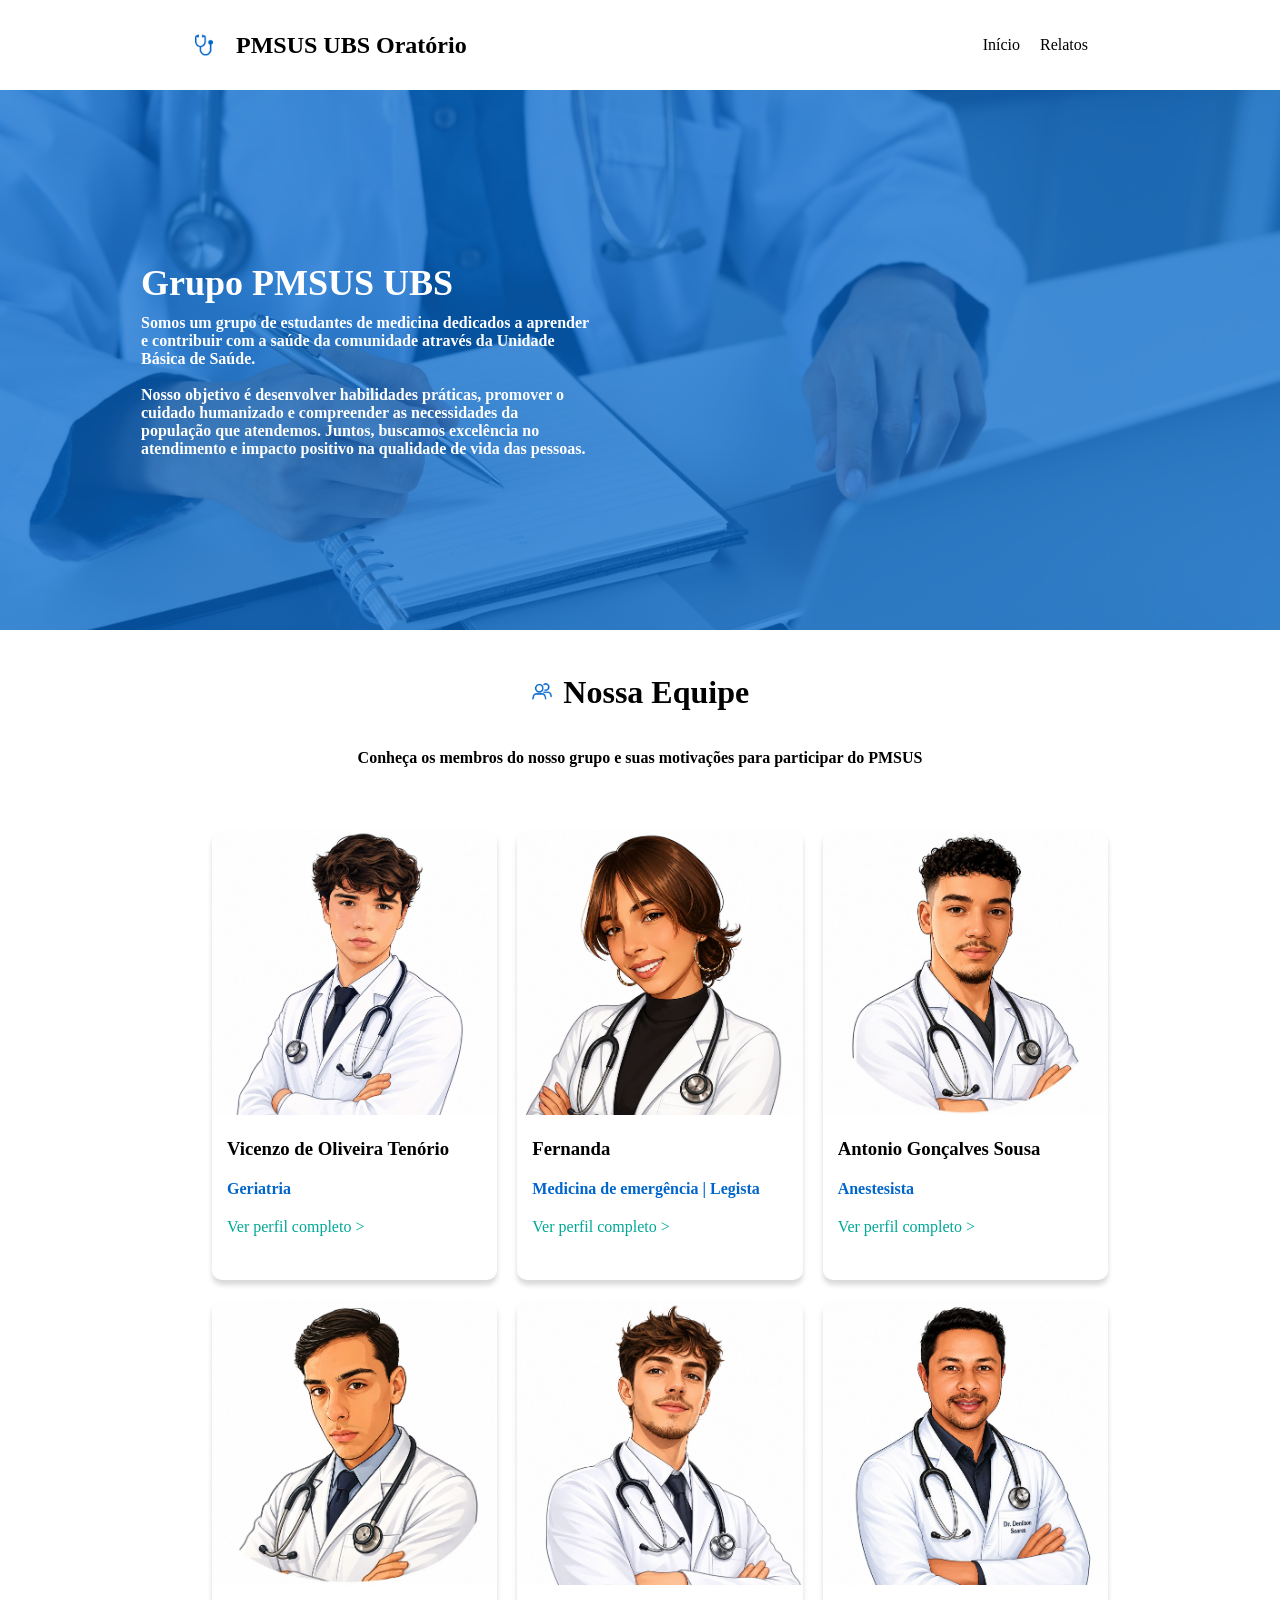
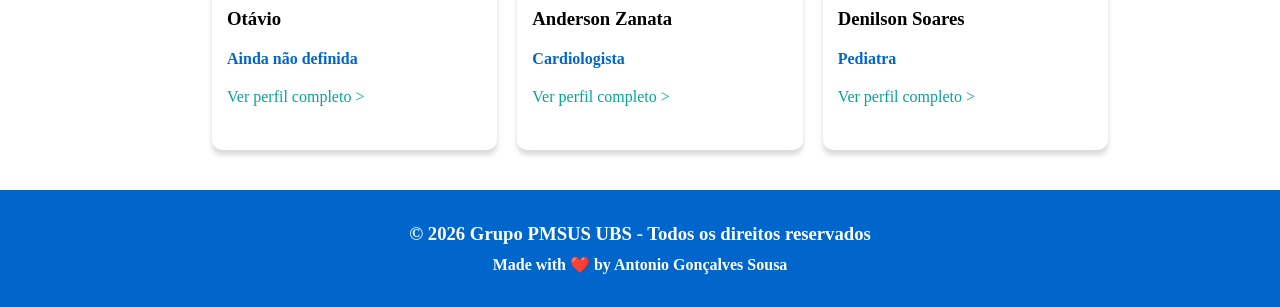
<file: index.html>
<!DOCTYPE html>
<html lang="en">

<head>
    <meta charset="UTF-8">
    <meta name="viewport" content="width=device-width, initial-scale=1.0">
    <link rel="icon" href="./css/assets/iconTXX.png" type="image/png">
    <title>Grupo PMSUS UBS</title>
    <link rel="stylesheet" href="css/styles.css">
</head>

<body>
    <div class="navbar">
        <div class="navFix">
            <div class="content">
                <img class="icon" src="css/assets/estetoscopio.png">
                <h2>PMSUS UBS Oratório</h2>
            </div>
            <div class="content">
                <a class="menu" href="./index.html">Início</a>
                <a class="menu" href="./relatosPage/relatos.html">Relatos</a>
            </div>
        </div>
    </div>

    <div class="home">
        <div class="bg">
            <div class="bgFix">
                <div class="section">
                    <h1>
                        Grupo PMSUS UBS
                    </h1>
                    <h4>
                        Somos um grupo de estudantes de medicina dedicados a aprender e contribuir com a saúde da
                        comunidade
                        através da Unidade Básica de Saúde.
                        <br><br>
                        Nosso objetivo é desenvolver habilidades práticas, promover o cuidado humanizado e compreender as
                        necessidades da população que atendemos. Juntos, buscamos excelência no atendimento e impacto
                        positivo
                        na qualidade de vida das pessoas.
                    </h4>
                </div>
            </div>
        </div>
    </div>

    <div class="team">
        <div class="teamText">
            <div class="box">
                <img src="css/assets/grupo.png" class="iconTeam">
                <h1>
                    Nossa Equipe
                </h1>
            </div>
            <div class="box">
                <h4>Conheça os membros do nosso grupo e suas motivações para participar do PMSUS</h4>
            </div>
        </div>
        <div class="teamMembers">
            <div class="fix" id="teamContainer">

            </div>
        </div>
    </div>

    <div class="footer">
        <h3>
            © 2026 Grupo PMSUS UBS - Todos os direitos reservados
        </h3>
        <h4>Made with ❤️ by Antonio Gonçalves Sousa</h4>

    </div>
</body>

</html>
<script src="js/script.js"></script>
</file>
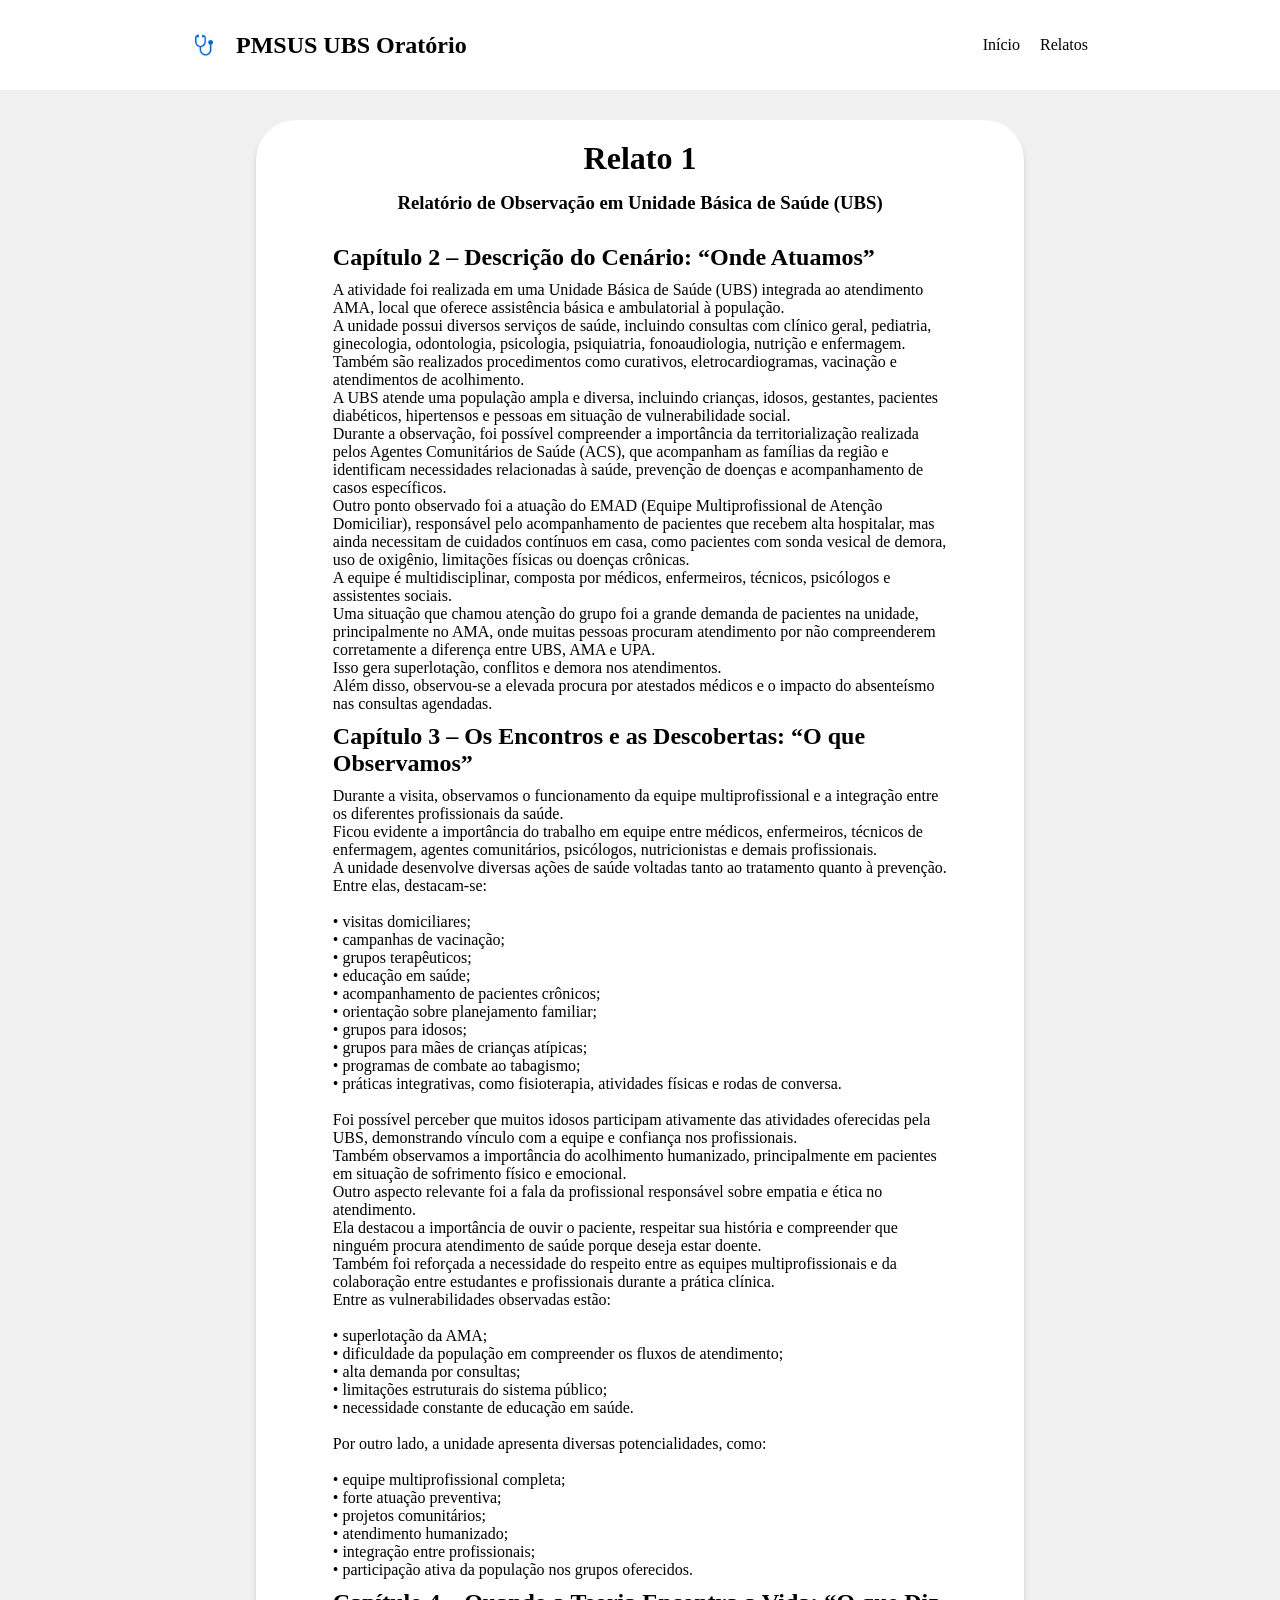
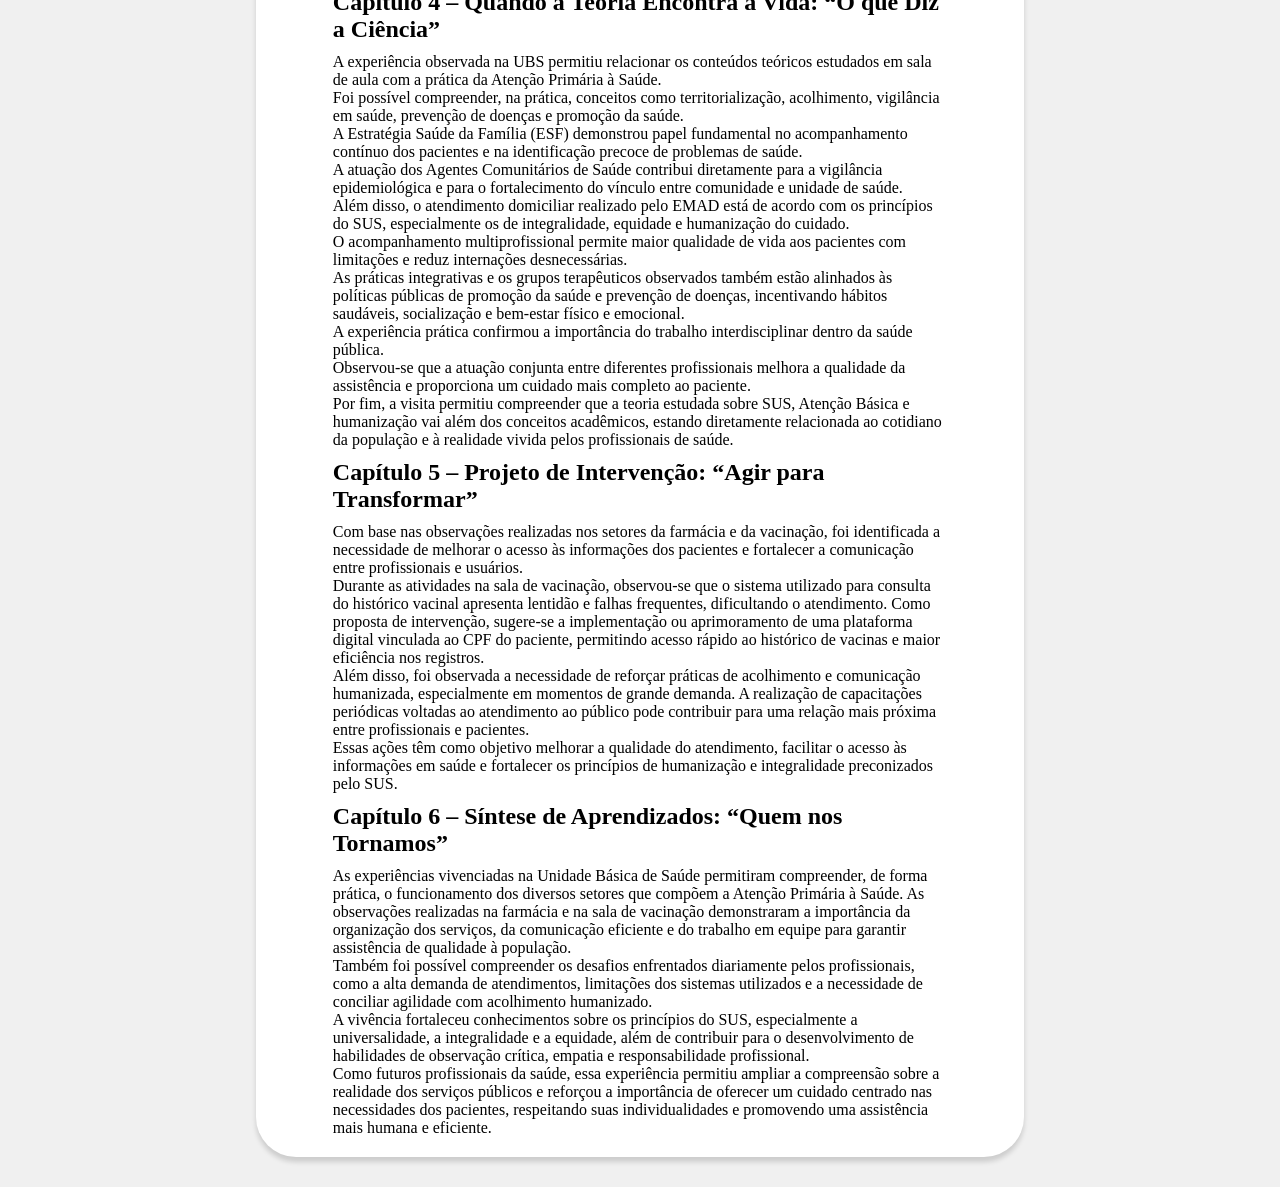
<file: relatosPage/relato1.html>
<!DOCTYPE html>
<html lang="pt-br">

<head>
    <meta charset="UTF-8">
    <meta name="viewport" content="width=device-width, initial-scale=1.0">
    <title>Relato 1</title>
    <link rel="stylesheet" href="./../css/styles.css">
</head>

<body>

    <div class="navbar">
        <div class="navFix">
            <div class="content">
                <img class="icon" src="./../css/assets/estetoscopio.png">
                <h2>PMSUS UBS Oratório</h2>
            </div>

            <div class="content">
                <a class="menu" href="./../index.html">Início</a>
                <a class="menu" href="./relatos.html">Relatos</a>
            </div>
        </div>
    </div>

    <div class="memberBg">

        <div class="memberCard">

            <div class="memberInfo">
                <h1>Relato 1</h1>
                <h3>Relatório de Observação em Unidade Básica de Saúde (UBS)</h3>
            </div>

            <div class="memberContentFix">

                <h2>Capítulo 2 – Descrição do Cenário: “Onde Atuamos”</h2>

                <p>
                    A atividade foi realizada em uma Unidade Básica de Saúde (UBS) integrada ao atendimento AMA, local
                    que oferece assistência básica e ambulatorial à população.
                    <br>
                    A unidade possui diversos serviços de saúde, incluindo consultas com clínico geral,
                    pediatria, ginecologia, odontologia, psicologia, psiquiatria, fonoaudiologia,
                    nutrição e enfermagem.
                    <br>
                    Também são realizados procedimentos como curativos, eletrocardiogramas,
                    vacinação e atendimentos de acolhimento.
                    <br>
                    A UBS atende uma população ampla e diversa, incluindo crianças, idosos,
                    gestantes, pacientes diabéticos, hipertensos e pessoas em situação de
                    vulnerabilidade social.
                    <br>
                    Durante a observação, foi possível compreender a importância da territorialização
                    realizada pelos Agentes Comunitários de Saúde (ACS), que acompanham as famílias
                    da região e identificam necessidades relacionadas à saúde, prevenção de doenças
                    e acompanhamento de casos específicos.
                    <br>
                    Outro ponto observado foi a atuação do EMAD
                    (Equipe Multiprofissional de Atenção Domiciliar), responsável pelo acompanhamento
                    de pacientes que recebem alta hospitalar, mas ainda necessitam de cuidados contínuos
                    em casa, como pacientes com sonda vesical de demora, uso de oxigênio,
                    limitações físicas ou doenças crônicas.
                    <br>
                    A equipe é multidisciplinar, composta por médicos, enfermeiros, técnicos,
                    psicólogos e assistentes sociais.
                    <br>
                    Uma situação que chamou atenção do grupo foi a grande demanda de pacientes
                    na unidade, principalmente no AMA, onde muitas pessoas procuram atendimento
                    por não compreenderem corretamente a diferença entre UBS, AMA e UPA.
                    <br>
                    Isso gera superlotação, conflitos e demora nos atendimentos.
                    <br>
                    Além disso, observou-se a elevada procura por atestados médicos
                    e o impacto do absenteísmo nas consultas agendadas.
                </p>

                <h2> Capítulo 3 – Os Encontros e as Descobertas: “O que Observamos”
                </h2>

                <p>
                    Durante a visita, observamos o funcionamento da equipe multiprofissional
                    e a integração entre os diferentes profissionais da saúde.
                    <br>
                    Ficou evidente a importância do trabalho em equipe entre médicos,
                    enfermeiros, técnicos de enfermagem, agentes comunitários,
                    psicólogos, nutricionistas e demais profissionais.
                    <br>
                    A unidade desenvolve diversas ações de saúde voltadas tanto
                    ao tratamento quanto à prevenção.
                    <br>
                    Entre elas, destacam-se:
                    <br><br>
                    • visitas domiciliares;
                    <br>
                    • campanhas de vacinação;
                    <br>
                    • grupos terapêuticos;
                    <br>
                    • educação em saúde;
                    <br>
                    • acompanhamento de pacientes crônicos;
                    <br>
                    • orientação sobre planejamento familiar;
                    <br>
                    • grupos para idosos;
                    <br>
                    • grupos para mães de crianças atípicas;
                    <br>
                    • programas de combate ao tabagismo;
                    <br>
                    • práticas integrativas, como fisioterapia,
                    atividades físicas e rodas de conversa.
                    <br><br>
                    Foi possível perceber que muitos idosos participam ativamente
                    das atividades oferecidas pela UBS, demonstrando vínculo
                    com a equipe e confiança nos profissionais.
                    <br>
                    Também observamos a importância do acolhimento humanizado,
                    principalmente em pacientes em situação de sofrimento físico
                    e emocional.
                    <br>
                    Outro aspecto relevante foi a fala da profissional responsável
                    sobre empatia e ética no atendimento.
                    <br>
                    Ela destacou a importância de ouvir o paciente,
                    respeitar sua história e compreender que ninguém procura
                    atendimento de saúde porque deseja estar doente.
                    <br>
                    Também foi reforçada a necessidade do respeito entre as equipes
                    multiprofissionais e da colaboração entre estudantes
                    e profissionais durante a prática clínica.
                    <br>
                    Entre as vulnerabilidades observadas estão:
                    <br><br>
                    • superlotação da AMA;
                    <br>
                    • dificuldade da população em compreender os fluxos de atendimento;
                    <br>
                    • alta demanda por consultas;
                    <br>
                    • limitações estruturais do sistema público;
                    <br>
                    • necessidade constante de educação em saúde.
                    <br><br>
                    Por outro lado, a unidade apresenta diversas potencialidades, como:
                    <br><br>
                    • equipe multiprofissional completa;
                    <br>
                    • forte atuação preventiva;
                    <br>
                    • projetos comunitários;
                    <br>
                    • atendimento humanizado;
                    <br>
                    • integração entre profissionais;
                    <br>
                    • participação ativa da população nos grupos oferecidos.
                </p>

                <h2>Capítulo 4 – Quando a Teoria Encontra a Vida: “O que Diz a Ciência”</h2>

                <p>
                    A experiência observada na UBS permitiu relacionar os conteúdos teóricos
                    estudados em sala de aula com a prática da Atenção Primária à Saúde.
                    <br>
                    Foi possível compreender, na prática, conceitos como territorialização,
                    acolhimento, vigilância em saúde, prevenção de doenças
                    e promoção da saúde.
                    <br>
                    A Estratégia Saúde da Família (ESF) demonstrou papel fundamental
                    no acompanhamento contínuo dos pacientes e na identificação precoce
                    de problemas de saúde.
                    <br>
                    A atuação dos Agentes Comunitários de Saúde contribui diretamente
                    para a vigilância epidemiológica e para o fortalecimento do vínculo
                    entre comunidade e unidade de saúde.
                    <br>
                    Além disso, o atendimento domiciliar realizado pelo EMAD
                    está de acordo com os princípios do SUS, especialmente os de
                    integralidade, equidade e humanização do cuidado.
                    <br>
                    O acompanhamento multiprofissional permite maior qualidade de vida
                    aos pacientes com limitações e reduz internações desnecessárias.
                    <br>
                    As práticas integrativas e os grupos terapêuticos observados
                    também estão alinhados às políticas públicas de promoção da saúde
                    e prevenção de doenças, incentivando hábitos saudáveis,
                    socialização e bem-estar físico e emocional.
                    <br>
                    A experiência prática confirmou a importância do trabalho
                    interdisciplinar dentro da saúde pública.
                    <br>
                    Observou-se que a atuação conjunta entre diferentes profissionais
                    melhora a qualidade da assistência e proporciona
                    um cuidado mais completo ao paciente.
                    <br>
                    Por fim, a visita permitiu compreender que a teoria estudada
                    sobre SUS, Atenção Básica e humanização vai além
                    dos conceitos acadêmicos, estando diretamente relacionada
                    ao cotidiano da população e à realidade vivida
                    pelos profissionais de saúde.
                </p>

                <h2>
                    Capítulo 5 – Projeto de Intervenção: “Agir para Transformar”
                </h2>
                <p>
                    Com base nas observações realizadas nos setores da farmácia e da vacinação, foi identificada a
                    necessidade de melhorar o acesso às informações dos pacientes e fortalecer a comunicação entre
                    profissionais e usuários.
                    <br>
                    Durante as atividades na sala de vacinação, observou-se que o sistema utilizado para consulta do
                    histórico vacinal apresenta lentidão e falhas frequentes, dificultando o atendimento. Como proposta
                    de intervenção, sugere-se a implementação ou aprimoramento de uma plataforma digital vinculada ao
                    CPF do paciente, permitindo acesso rápido ao histórico de vacinas e maior eficiência nos registros.
                    <br>
                    Além disso, foi observada a necessidade de reforçar práticas de acolhimento e comunicação
                    humanizada, especialmente em momentos de grande demanda. A realização de capacitações periódicas
                    voltadas ao atendimento ao público pode contribuir para uma relação mais próxima entre profissionais
                    e pacientes.
                    <br>
                    Essas ações têm como objetivo melhorar a qualidade do atendimento, facilitar o acesso às informações
                    em saúde e fortalecer os princípios de humanização e integralidade preconizados pelo SUS.
                </p>

                <h2>
                    Capítulo 6 – Síntese de Aprendizados: “Quem nos Tornamos”
                </h2>
                <p>
                    As experiências vivenciadas na Unidade Básica de Saúde permitiram compreender, de forma prática, o
                    funcionamento dos diversos setores que compõem a Atenção Primária à Saúde. As observações realizadas
                    na farmácia e na sala de vacinação demonstraram a importância da organização dos serviços, da
                    comunicação eficiente e do trabalho em equipe para garantir assistência de qualidade à população.
                    <br>
                    Também foi possível compreender os desafios enfrentados diariamente pelos profissionais, como a alta
                    demanda de atendimentos, limitações dos sistemas utilizados e a necessidade de conciliar agilidade
                    com acolhimento humanizado.
                    <br>
                    A vivência fortaleceu conhecimentos sobre os princípios do SUS, especialmente a universalidade, a
                    integralidade e a equidade, além de contribuir para o desenvolvimento de habilidades de observação
                    crítica, empatia e responsabilidade profissional.
                    <br>
                    Como futuros profissionais da saúde, essa experiência permitiu ampliar a compreensão sobre a
                    realidade dos serviços públicos e reforçou a importância de oferecer um cuidado centrado nas
                    necessidades dos pacientes, respeitando suas individualidades e promovendo uma assistência mais
                    humana e eficiente.
                </p>
            </div>

        </div>

    </div>

</body>

</html>
</file>
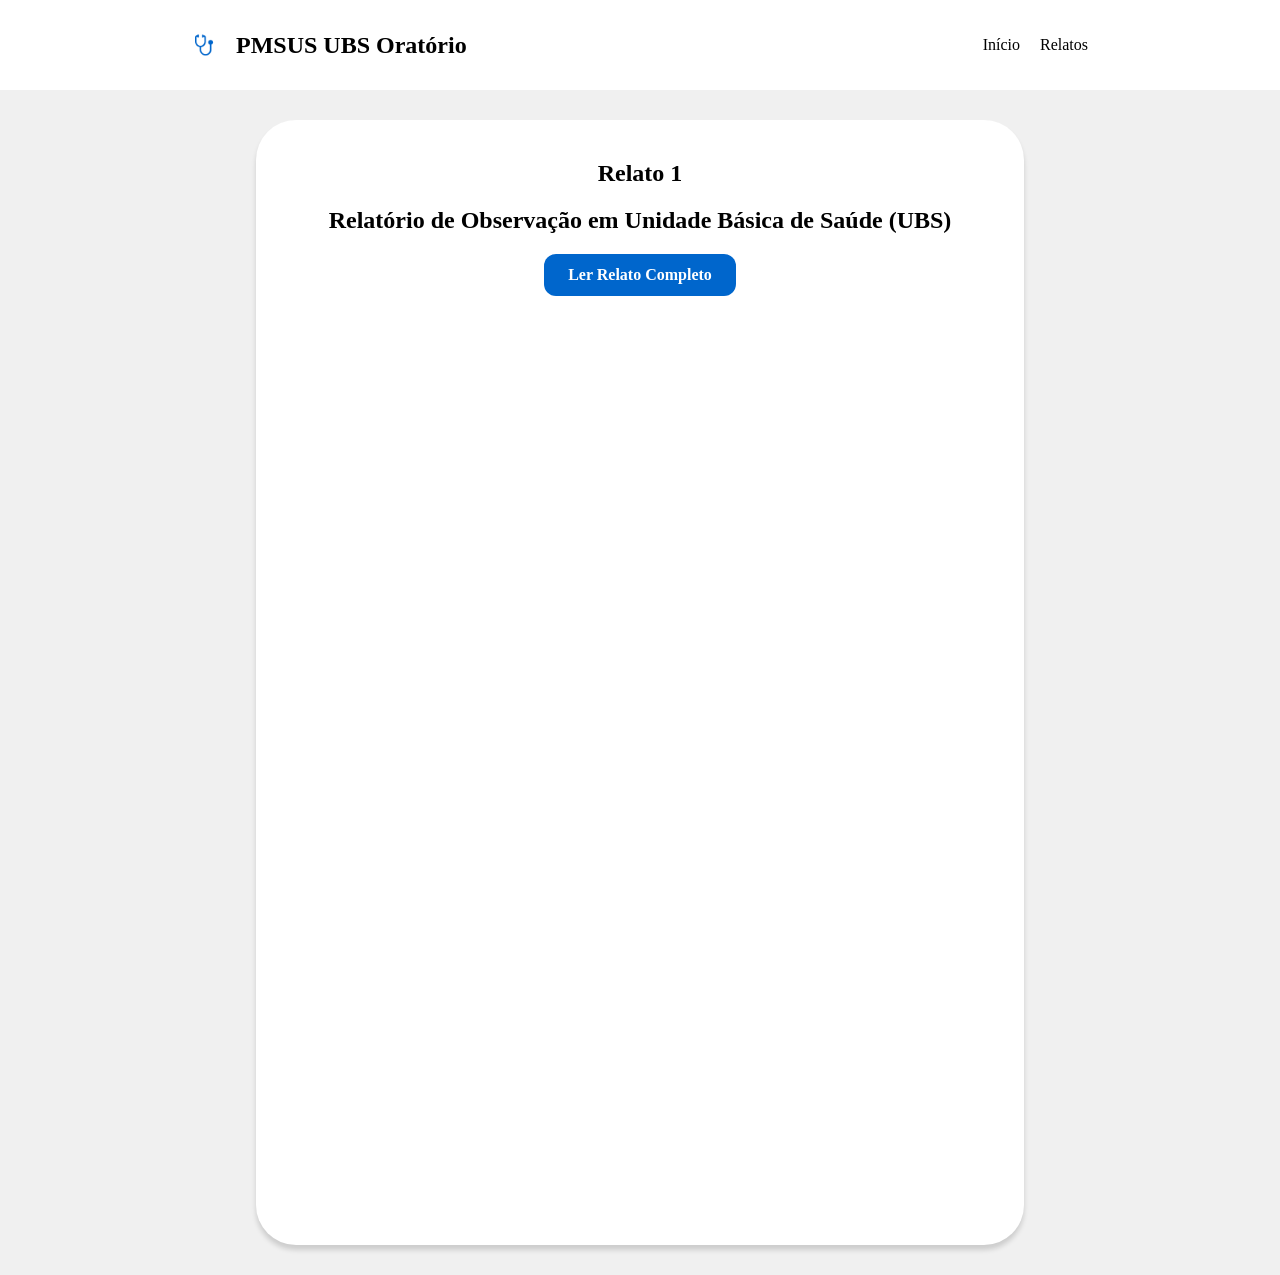
<file: relatosPage/relatos.html>
<!DOCTYPE html>
<html lang="en">

<head>
    <meta charset="UTF-8">
    <meta name="viewport" content="width=device-width, initial-scale=1.0">
    <title>Document</title>
    <link rel="stylesheet" href="./../css/styles.css">
</head>

<body>
    <div class="navbar">
        <div class="navFix">
            <div class="content">
                <img class="icon" src="./../css/assets/estetoscopio.png">
                <h2>PMSUS UBS Oratório</h2>
            </div>
            <div class="content">
                <a class="menu" href="./../index.html">Início</a>
                <a class="menu" href="./../relatosPage/relatos.html">Relatos</a>
            </div>
        </div>
    </div>

    <div class="memberBg">
        <div class="memberCard">
            <div class="relatosCard">
                <h2>Relato 1</h2>
                <h2>Relatório de Observação em Unidade Básica de Saúde (UBS)</h2>

                <a href="./relato1.html" class="relatoBtn">
                    Ler Relato Completo
                </a>
            </div>
        </div>
    </div>

</body>

</html>
</file>
<file: css/styles.css>
* {
    margin: 0;
    padding: 0;
    box-sizing: border-box;
}

html,
body {
    overflow-x: hidden;
}

.navbar {
    display: flex;
    background-color: #fff;
    color: #000;
    width: 100%;
    height: 10vh;
    justify-content: center;
    align-items: center;
    box-shadow: 0px 4px 4px rgba(0, 0, 0, 0.25);
}

.navFix {
    display: flex;
    width: 80%;
    height: 40%;
    justify-content: space-between;
    align-items: center;
    padding: 0 5%;
}

.content {
    display: flex;
    align-items: center;
    gap: 20px;
}

.icon {
    width: 24px;
    height: 24px;
}

.menu {
    text-decoration: none;
    color: #000;
    font-size: 16px;
    font-weight: 500;
    text-align: center;
    align-items: center;
    display: flex;
    gap: 5px;
}

.home {
    width: 100%;
    height: 60vh;
    background-image: url('../css/assets/back.jpg');
    background-size: cover;
    background-position: center;
}

.bg {
    background-color: #0066ccb3;
    width: 100%;
    height: 100%;
    padding: 0 50px 0 20px;
    display: flex;
    justify-content: center;
}

.bgFix {
    display: flex;
    width: 80%;
    height: 100%;
    align-items: center;
}

.section {
    width: 35vw;
    min-width: 35vw;
    height: 90%;
    display: flex;
    flex-direction: column;
    justify-content: center;
    color: #fff;
}

.section h1 {
    font-size: 36px;
    font-weight: 700;
    margin-bottom: 10px;
    text-decoration: bold;
}

.section h4 {
    min-width: 300px;
}

.iconTXX {
    width: 100%;
}

.team {
    padding-top: 40px;
}

.teamText {
    display: flex;
    flex-direction: column;
    gap: 20px;
}

.box {
    width: 100%;
    height: 5vh;
    display: flex;
    justify-content: center;
    align-items: center;
    gap: 10px;
}

.box h4 {
    width: 70vw;
    text-align: center;
}

.iconTeam {
    height: 50%;
}

.teamMembers {
    display: flex;
    width: 100%;
    height: fit-content;
    justify-content: center;
    margin: 20px;
}

.fix {
    display: grid;
    width: 70%;
    margin-top: 30px;
    grid-template-columns: repeat(auto-fit, minmax(250px, 1fr));
    gap: 20px;
    justify-items: center;
}

.card {
    min-width: 250px;
    max-width: 375px;
    height: 450px;
    border-radius: 10px;
    background-color: #fff;
    box-shadow: 0px 5px 5px rgba(0, 0, 0, 0.15);
    overflow: hidden;
}

.card:hover {
    transform: scale(1.01);
    box-shadow: 0px 10px 15px rgba(0, 0, 0, 0.3);
    transition: all 0.3s ease;
}

.image {
    width: 100%;
    height: 65%;
    max-height: 310px;
    border-radius: 10px 10px 0 0;
    object-fit: cover;
    overflow: hidden;
    object-position: center;
}

.image img {
    width: 100%;
    object-fit: cover;
    zoom: 1.2;
}

.info {
    display: flex;
    flex-direction: column;
    width: 100%;
    height: 50%;
    gap: 10px;
}

.footer {
    margin-top: 40px;
    width: 100%;
    height: 13vh;
    background-color: #0066cc;
    display: flex;
    flex-direction: column;
    justify-content: center;
    align-items: center;
    gap: 10px;
    text-align: center;
    color: #ffffff;
}


.info {
    padding: 15px;
    gap: 20px;
}

.btn {
    text-decoration: none;
    color: #00A896;
    cursor: pointer;
}

.specialty {
    color: #0066cc;
}

.memberBg {
    background-color: #f0f0f0;
    width: 100%;
    min-height: 100vh;
    display: flex;
    justify-content: center;
    align-items: center;
}

.memberCard {
    width: 60vw;
    min-height: 125vh;
    height: auto;
    background-color: #fff;
    border-radius: 40px;
    box-shadow: 0px 5px 5px rgba(0, 0, 0, 0.15);
    display: flex;
    flex-direction: column;
    align-items: center;
    gap: 10px;
    margin: 30px 0px;
    padding-bottom: 20px;
}

.memberColor {
    width: 100%;
    height: 13vh;
    background: linear-gradient(90deg, #0066cc 0%, #00A896 100%);
    border-radius: 40px 40px 0 0;
}

.memberInfo {
    display: flex;
    flex-direction: column;
    align-items: center;
    gap: 15px;
    padding: 20px;
    text-align: center;
}

.memberImage {
    width: 150px;
    height: 150px;
    border-radius: 50%;
    object-fit: cover;
    border: 5px solid #fff;
    margin-top: -80px;
}

.memberContentFix {
    display: flex;
    flex-direction: column;
    gap: 10px;
    width: 80%;
}

.expectations {
    margin-top: 20px;
    width: 80%;
    border: 1px solid #0066cc;
    background-color: #0066cc20;
    font-weight: 500;
    border-radius: 20px;
    display: flex;
    gap: 5px;
    align-items: center;
}

.fixExpectation {
    display: flex;
    flex-direction: column;
    gap: 10px;
    margin: 0 20px;
}

.expectationImg img {
    width: 50px;
    margin: 30px;
}


.challenges {
    margin-top: 20px;
    width: 80%;
    border: 1px solid #f97316;
    background-color: #f9731620;
    font-weight: 500;
    border-radius: 20px;
    display: flex;
    gap: 5px;
    align-items: center;
}

.fixChallenges {
    display: flex;
    flex-direction: column;
    gap: 10px;
    margin: 0 20px;

}

.challengesImg img {
    width: 50px;
    margin: 30px;
}


.motivations {
    margin: 20px 0;
    width: 80%;
    border: 1px solid #00a896;
    background-color: #00a89620;
    font-weight: 500;
    border-radius: 20px;
    display: flex;
    gap: 5px;
    align-items: center;
}

.fixMotivations {
    display: flex;
    flex-direction: column;
    gap: 10px;
    margin: 0 20px;
}

.motivationsImg img {
    width: 50px;
    margin: 30px;
}

.expectations,
.challenges,
.motivations {
    width: 80%;
    min-height: 120px;
    height: auto;
    /* ESSENCIAL */
    padding: 15px;
    align-items: flex-start;
    /* evita cortar texto */
}

.fixExpectation,
.fixChallenges,
.fixMotivations {
    display: flex;
    flex-direction: column;
    gap: 10px;
    margin: 0 20px;
    height: auto;
    /* ESSENCIAL */
}

p {
    word-wrap: break-word;
    overflow-wrap: break-word;
}

@media (max-width: 768px) {
    .memberCard {
        width: 90vw;
    }

    .expectations,
    .challenges,
    .motivations {
        flex-direction: column;
        align-items: flex-start;
    }

    .expectationImg img,
    .challengesImg img,
    .motivationsImg img {
        margin: 10px;
    }

    .navFix {
        width: 100%;
    }
}

.relatosCard {
    display: flex;
    flex-direction: column;
    align-items: center;
    gap: 20px;
    padding: 40px;
    text-align: center;
}

.relatoBtn {
    text-decoration: none;
    background-color: #0066cc;
    color: white;
    padding: 12px 24px;
    border-radius: 12px;
    font-weight: 600;
    transition: 0.3s;
}

.relatoBtn:hover {
    background-color: #0052a3;
    transform: scale(1.03);
}

.dayReport {
    width: 75%;
    margin: 20px;
}

.dayReport details {
    background-color: #fff;
    border-radius: 8px;
    padding: 15px;
    box-shadow: 0 2px 5px rgba(0, 0, 0, 0.1);
}

.dayReport summary {
    font-size: 20px;
    font-weight: bold;
    cursor: pointer;
    list-style: none;
}

.dayReport summary::-webkit-details-marker {
    display: none;
}

.dayReport summary::after {
    content: " ▼";
    font-size: 14px;
}

.dayReport details[open] summary::after {
    content: " ▲";
}

.dayReport p {
    margin-top: 15px;
    line-height: 1.6;
}
</file>
